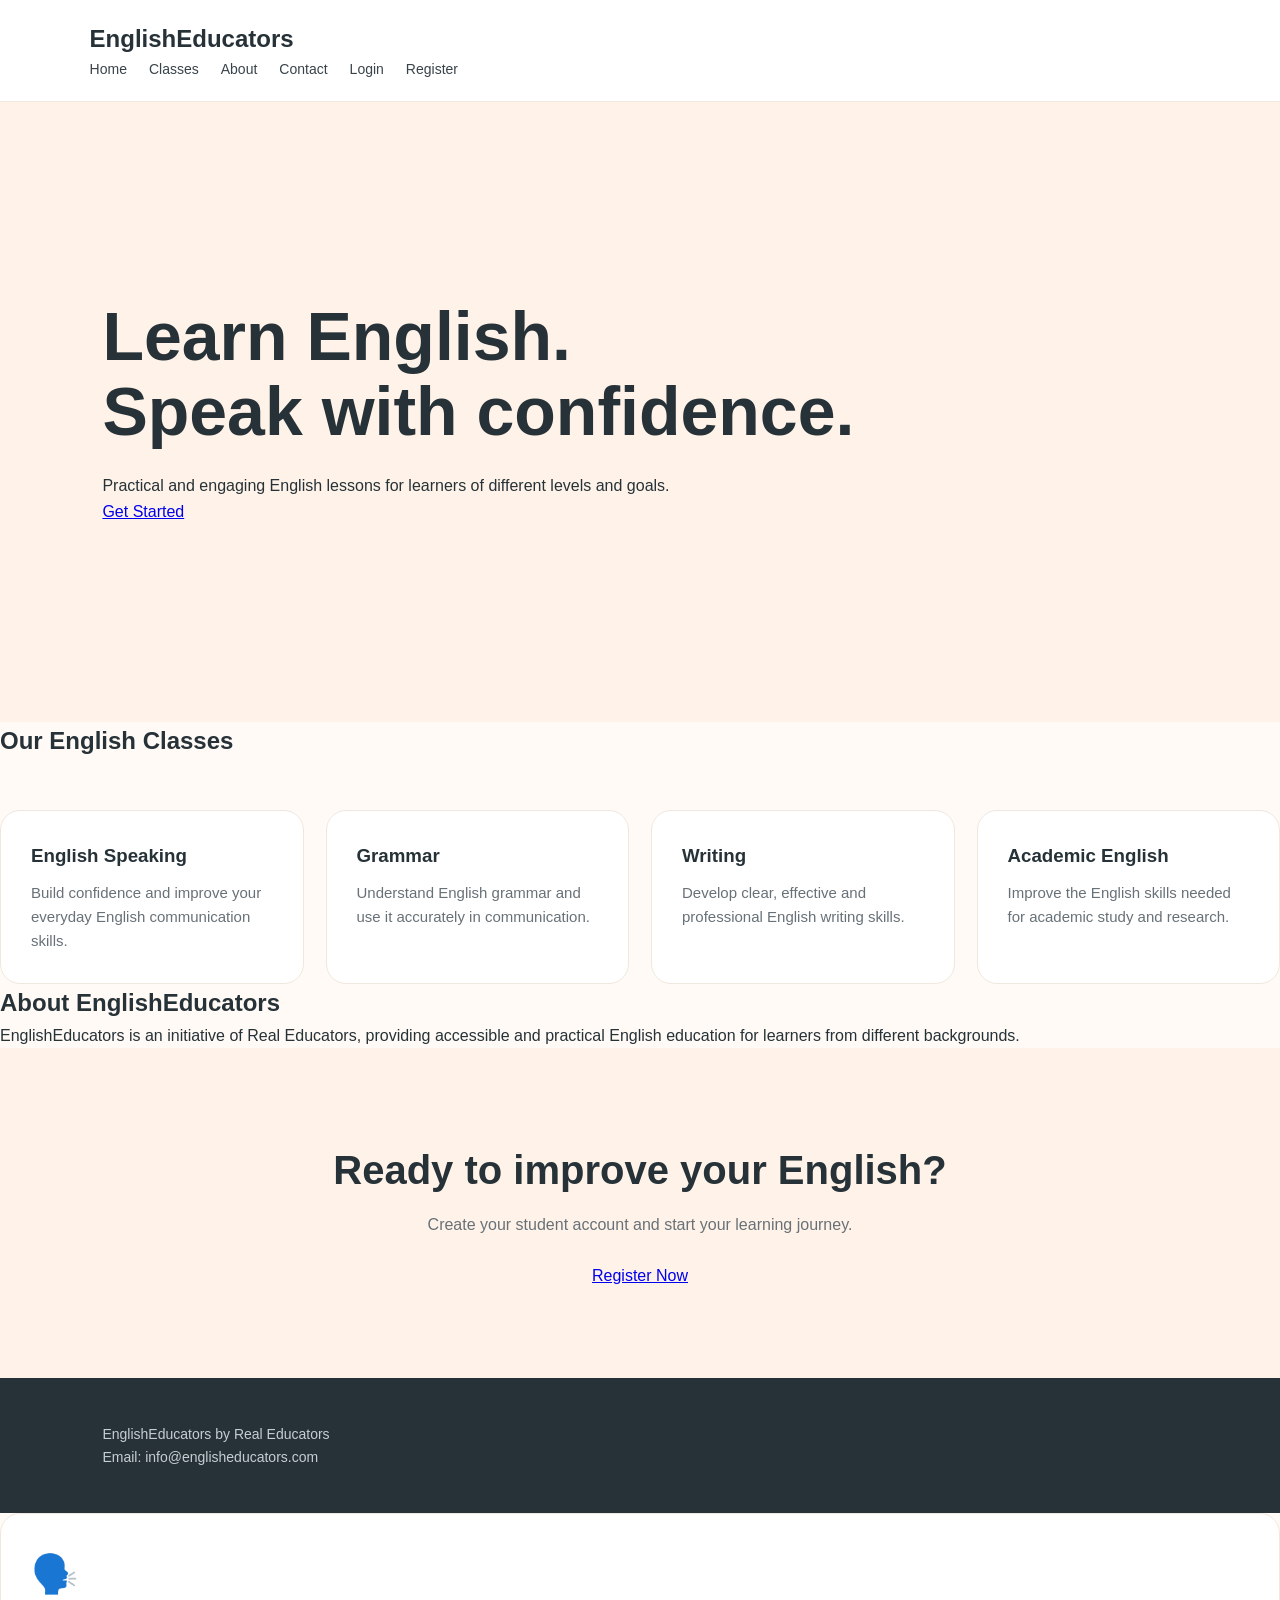
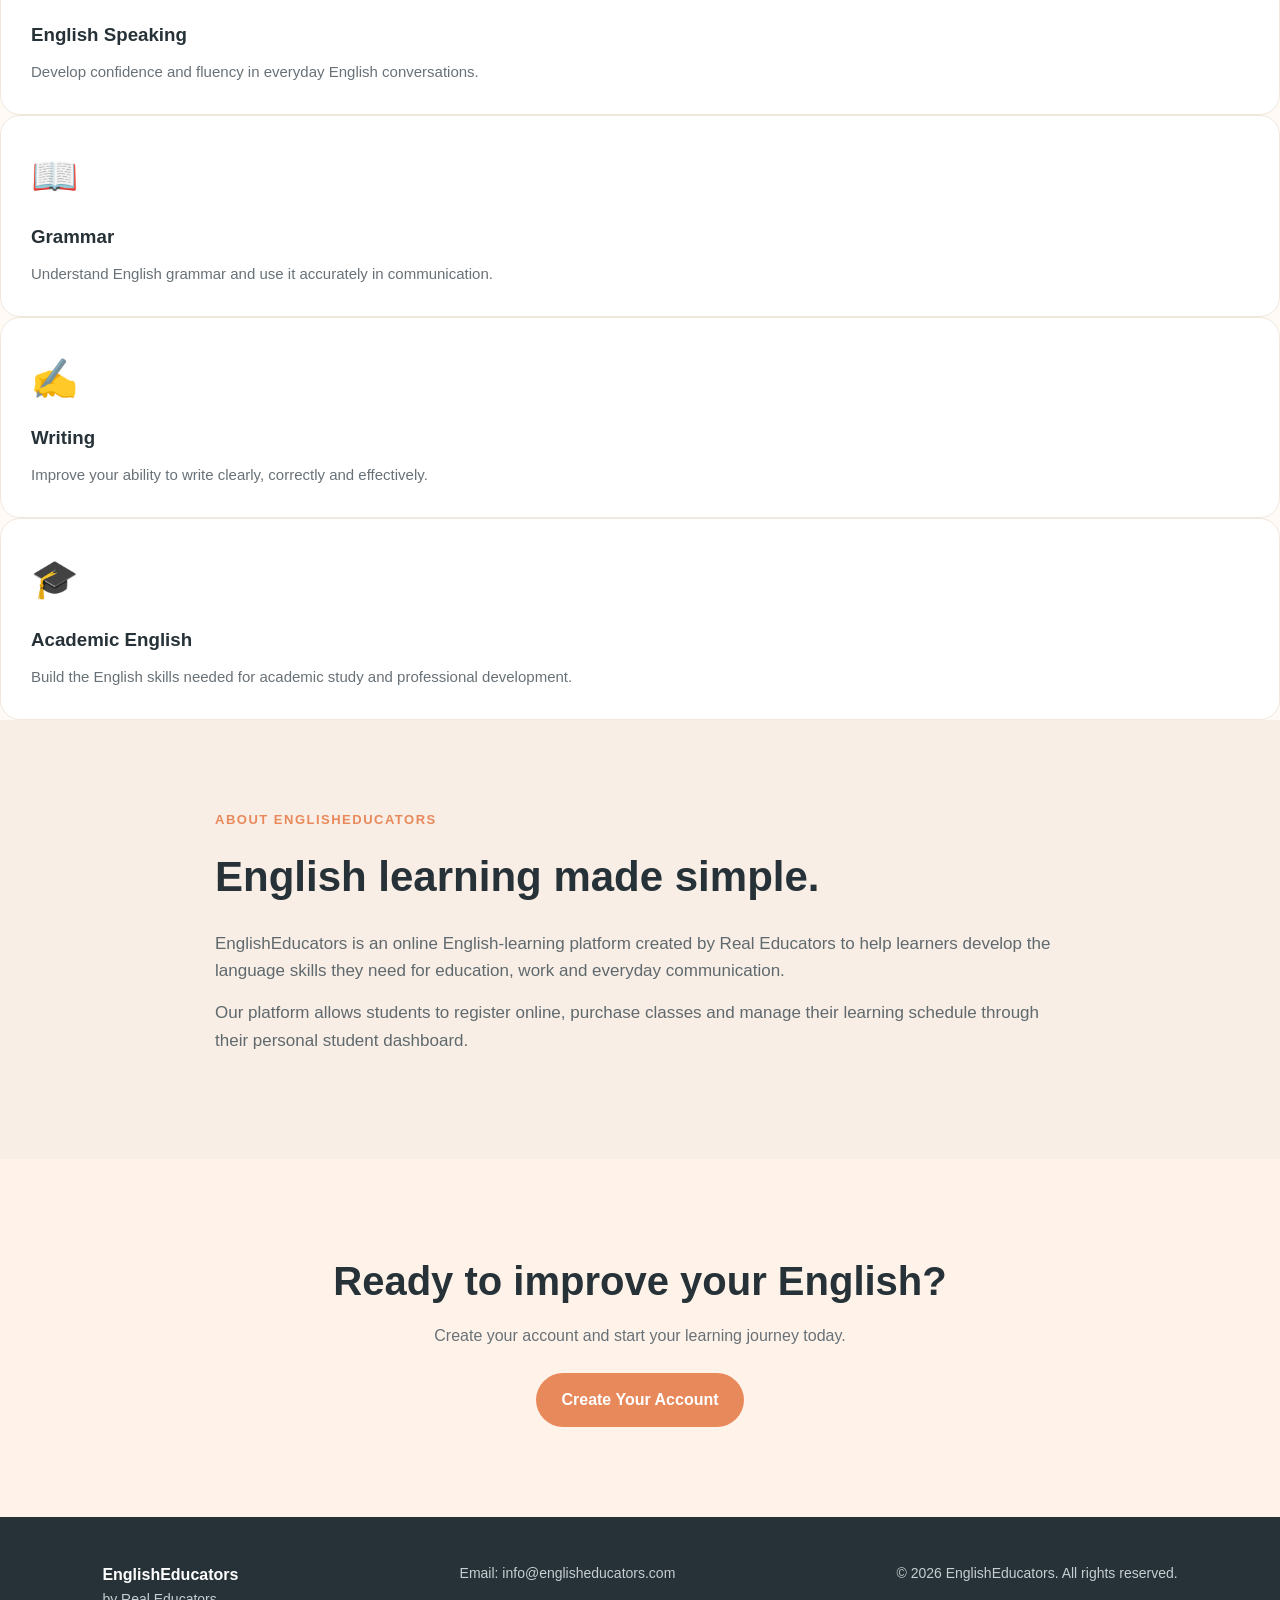
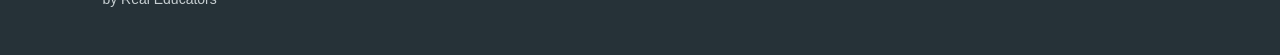
<file: Index.html>
<!DOCTYPE html>
<html lang="en">
<head>
    <meta charset="UTF-8">
    <meta name="viewport" content="width=device-width, initial-scale=1.0">
    <title>EnglishEducators | Real Educators</title>
    <link rel="stylesheet" href="style.css">
</head>

<body>

<header class="navbar">
    <div class="container">
        <h2>EnglishEducators</h2>

        <nav>
            <a href="index.html">Home</a>
            <a href="#classes">Classes</a>
            <a href="#about">About</a>
            <a href="#contact">Contact</a>
            <a href="login.html">Login</a>
            <a href="register.html">Register</a>
        </nav>
    </div>
</header>

<section class="hero">
    <div class="container">
        <h1>Learn English.<br>Speak with confidence.</h1>

        <p>
            Practical and engaging English lessons for learners
            of different levels and goals.
        </p>

        <a href="register.html" class="button">
            Get Started
        </a>
    </div>
</section>

<section id="classes" class="classes">
    <div class="container">

        <h2>Our English Classes</h2>

        <div class="class-grid">

            <div class="class-card">
                <h3>English Speaking</h3>
                <p>
                    Build confidence and improve your everyday
                    English communication skills.
                </p>
            </div>

            <div class="class-card">
                <h3>Grammar</h3>
                <p>
                    Understand English grammar and use it
                    accurately in communication.
                </p>
            </div>

            <div class="class-card">
                <h3>Writing</h3>
                <p>
                    Develop clear, effective and professional
                    English writing skills.
                </p>
            </div>

            <div class="class-card">
                <h3>Academic English</h3>
                <p>
                    Improve the English skills needed for
                    academic study and research.
                </p>
            </div>

        </div>
    </div>
</section>

<section id="about" class="about">
    <div class="container">

        <h2>About EnglishEducators</h2>

        <p>
            EnglishEducators is an initiative of Real Educators,
            providing accessible and practical English education
            for learners from different backgrounds.
        </p>

    </div>
</section>

<section class="cta">
    <div class="container">

        <h2>Ready to improve your English?</h2>

        <p>
            Create your student account and start your learning journey.
        </p>

        <a href="register.html" class="button">
            Register Now
        </a>

    </div>
</section>

<footer id="contact">
    <div class="container">
        <p>EnglishEducators by Real Educators</p>
        <p>Email: info@englisheducators.com</p>
    </div>
</footer>

</body>
</html>
                <div class="class-card">
                    <div class="class-icon">🗣️</div>

                    <h3>English Speaking</h3>

                    <p>
                        Develop confidence and fluency in everyday English
                        conversations.
                    </p>
                </div>


                <div class="class-card">
                    <div class="class-icon">📖</div>

                    <h3>Grammar</h3>

                    <p>
                        Understand English grammar and use it accurately
                        in communication.
                    </p>
                </div>


                <div class="class-card">
                    <div class="class-icon">✍️</div>

                    <h3>Writing</h3>

                    <p>
                        Improve your ability to write clearly, correctly
                        and effectively.
                    </p>
                </div>


                <div class="class-card">
                    <div class="class-icon">🎓</div>

                    <h3>Academic English</h3>

                    <p>
                        Build the English skills needed for academic study
                        and professional development.
                    </p>
                </div>

            </div>

        </section>


        <!-- ABOUT -->

        <section class="about-section" id="about">

            <div class="about-content">

                <p class="section-label">ABOUT ENGLISHEDUCATORS</p>

                <h2>English learning made simple.</h2>

                <p>
                    EnglishEducators is an online English-learning platform
                    created by Real Educators to help learners develop the
                    language skills they need for education, work and everyday
                    communication.
                </p>

                <p>
                    Our platform allows students to register online,
                    purchase classes and manage their learning schedule
                    through their personal student dashboard.
                </p>

            </div>

        </section>


        <!-- CALL TO ACTION -->

        <section class="cta">

            <h2>Ready to improve your English?</h2>

            <p>
                Create your account and start your learning journey today.
            </p>

            <a href="register.html" class="primary-button">
                Create Your Account
            </a>

        </section>

    </main>


    <footer id="contact">

        <div>
            <strong>EnglishEducators</strong>
            <p>by Real Educators</p>
        </div>

        <div>
            <p>Email: info@englisheducators.com</p>
        </div>

        <div>
            <p>© 2026 EnglishEducators. All rights reserved.</p>
        </div>

    </footer>

</body>
</html>
</file>
<file: style.css>
* {
    margin: 0;
    padding: 0;
    box-sizing: border-box;
}

html {
    scroll-behavior: smooth;
}

body {
    font-family: Arial, Helvetica, sans-serif;
    background: #fffaf5;
    color: #263238;
    line-height: 1.6;
}

/* NAVIGATION */

.navbar {
    display: flex;
    justify-content: space-between;
    align-items: center;
    padding: 20px 7%;
    background: white;
    border-bottom: 1px solid #f0e8df;
}

.logo {
    font-size: 24px;
    font-weight: 700;
    color: #263238;
}

.logo span {
    color: #e8895b;
}

.logo small {
    display: block;
    font-size: 11px;
    font-weight: 400;
    color: #777;
    margin-top: -4px;
}

nav {
    display: flex;
    align-items: center;
    gap: 22px;
}

nav a {
    text-decoration: none;
    color: #39434a;
    font-size: 14px;
}

nav a:hover {
    color: #e8895b;
}

.login-link {
    font-weight: 600;
}

.register-button {
    background: #e8895b;
    color: white !important;
    padding: 10px 18px;
    border-radius: 25px;
}


/* HERO */

.hero {
    min-height: 620px;
    display: flex;
    align-items: center;
    justify-content: space-between;
    gap: 60px;
    padding: 80px 8%;
    background: #fff3e9;
}

.hero-text {
    max-width: 600px;
}

.welcome {
    color: #e8895b;
    font-size: 13px;
    font-weight: bold;
    letter-spacing: 1.5px;
    margin-bottom: 18px;
}

.hero h1 {
    font-size: clamp(40px, 6vw, 68px);
    line-height: 1.1;
    margin-bottom: 25px;
    color: #263238;
}

.hero h1 span {
    display: block;
    color: #e8895b;
}

.hero-text > p:not(.welcome) {
    font-size: 18px;
    color: #5e686d;
    max-width: 560px;
    margin-bottom: 32px;
}

.hero-buttons {
    display: flex;
    gap: 15px;
    flex-wrap: wrap;
}

.primary-button,
.secondary-button {
    display: inline-block;
    padding: 14px 25px;
    border-radius: 30px;
    text-decoration: none;
    font-weight: bold;
}

.primary-button {
    background: #e8895b;
    color: white;
}

.secondary-button {
    border: 1px solid #e8895b;
    color: #d57243;
    background: white;
}


/* HERO CARD */

.hero-card {
    background: white;
    padding: 35px;
    border-radius: 25px;
    width: 360px;
    box-shadow: 0 15px 40px rgba(70, 50, 30, 0.08);
}

.card-icon {
    font-size: 42px;
    margin-bottom: 15px;
}

.hero-card h3 {
    font-size: 24px;
    margin-bottom: 10px;
}

.hero-card p {
    color: #687177;
    margin-bottom: 20px;
}

.mini-stat {
    display: flex;
    gap: 12px;
    align-items: center;
    padding: 10px 0;
    border-top: 1px solid #eee;
}

.mini-stat strong {
    color: #e8895b;
}


/* GENERAL SECTIONS */

.section {
    padding: 90px 8%;
}

.section-heading {
    text-align: center;
    max-width: 700px;
    margin: auto;
}

.section-heading > p,
.section-label {
    color: #e8895b;
    font-size: 13px;
    font-weight: bold;
    letter-spacing: 1.5px;
}

.section-heading h2 {
    font-size: 40px;
    margin: 10px 0;
}

.section-heading span {
    color: #687177;
}


/* CLASSES */

.class-grid {
    display: grid;
    grid-template-columns: repeat(4, 1fr);
    gap: 22px;
    margin-top: 50px;
}

.class-card {
    background: white;
    padding: 30px;
    border-radius: 20px;
    border: 1px solid #f0e8df;
    transition: transform 0.2s ease;
}

.class-card:hover {
    transform: translateY(-5px);
}

.class-icon {
    font-size: 38px;
    margin-bottom: 15px;
}

.class-card h3 {
    margin-bottom: 10px;
}

.class-card p {
    color: #687177;
    font-size: 15px;
}


/* ABOUT */

.about-section {
    padding: 90px 8%;
    background: #f8eee5;
}

.about-content {
    max-width: 850px;
    margin: auto;
}

.about-content h2 {
    font-size: 42px;
    margin: 12px 0 20px;
}

.about-content p:not(.section-label) {
    color: #5f696e;
    margin-bottom: 15px;
    font-size: 17px;
}


/* CTA */

.cta {
    text-align: center;
    padding: 90px 20px;
    background: #fff3e9;
}

.cta h2 {
    font-size: 40px;
    margin-bottom: 10px;
}

.cta p {
    color: #687177;
    margin-bottom: 25px;
}


/* FOOTER */

footer {
    background: #263238;
    color: white;
    padding: 45px 8%;
    display: flex;
    justify-content: space-between;
    gap: 30px;
    flex-wrap: wrap;
}

footer p {
    color: #c6ced1;
    font-size: 14px;
}


/* MOBILE */

@media (max-width: 850px) {

    .navbar {
        flex-direction: column;
        gap: 18px;
    }

    nav {
        flex-wrap: wrap;
        justify-content: center;
        gap: 12px;
    }

    .hero {
        flex-direction: column;
        text-align: center;
        padding: 60px 6%;
    }

    .hero-buttons {
        justify-content: center;
    }

    .hero-card {
        width: 100%;
        max-width: 400px;
    }

    .class-grid {
        grid-template-columns: 1fr 1fr;
    }

    .section-heading h2,
    .about-content h2,
    .cta h2 {
        font-size: 32px;
    }
}


@media (max-width: 550px) {

    .class-grid {
        grid-template-columns: 1fr;
    }

    .hero h1 {
        font-size: 42px;
    }

    footer {
        flex-direction: column;
    }
}
/* =========================
   AUTHENTICATION PAGES
========================= */

.auth-section {
    padding: 60px 20px;
    min-height: 70vh;
    display: flex;
    justify-content: center;
    align-items: center;
}

.auth-container {
    width: 100%;
    max-width: 500px;
}

.auth-card {
    background: white;
    padding: 35px;
    border-radius: 18px;
    box-shadow: 0 8px 30px rgba(0,0,0,0.08);
}

.auth-card h1 {
    margin-bottom: 10px;
}

.auth-card p {
    color: #666;
    margin-bottom: 25px;
}

.auth-card label {
    display: block;
    margin-top: 15px;
    margin-bottom: 6px;
    font-weight: 600;
}

.auth-card input,
.auth-card select {
    width: 100%;
    padding: 13px;
    border: 1px solid #ddd;
    border-radius: 10px;
    font-size: 16px;
    box-sizing: border-box;
}

.auth-button {
    width: 100%;
    margin-top: 25px;
    padding: 14px;
    border: none;
    border-radius: 10px;
    background: #e8895b;
    color: white;
    font-size: 16px;
    font-weight: bold;
    cursor: pointer;
}

.auth-button:hover {
    opacity: 0.9;
}

.auth-footer {
    text-align: center;
    margin-top: 20px;
}


/* =========================
   STUDENT DASHBOARD
========================= */

.dashboard {
    padding: 50px 20px;
    max-width: 1100px;
    margin: auto;
}

.dashboard-header {
    margin-bottom: 30px;
}

.dashboard-header h1 {
    margin-bottom: 5px;
}

.dashboard-grid {
    display: grid;
    grid-template-columns: repeat(3, 1fr);
    gap: 20px;
    margin-bottom: 30px;
}

.dashboard-card {
    background: white;
    padding: 25px;
    border-radius: 16px;
    box-shadow: 0 5px 20px rgba(0,0,0,0.06);
}

.dashboard-card h3 {
    margin-bottom: 10px;
}

.dashboard-number {
    font-size: 32px;
    font-weight: bold;
    color: #e8895b;
}

.next-class {
    background: #fff4ed;
    padding: 25px;
    border-radius: 16px;
    margin-bottom: 30px;
}

.profile-card {
    background: white;
    padding: 25px;
    border-radius: 16px;
    margin-bottom: 30px;
    box-shadow: 0 5px 20px rgba(0,0,0,0.06);
}

.scheduled-class {
    background: white;
    padding: 20px;
    margin-bottom: 15px;
    border-radius: 12px;
    border-left: 5px solid #e8895b;
    box-shadow: 0 4px 15px rgba(0,0,0,0.05);
}

.logout-button {
    display: inline-block;
    padding: 10px 18px;
    border-radius: 8px;
    background: #333;
    color: white;
    text-decoration: none;
}


/* =========================
   MOBILE
========================= */

@media (max-width: 700px) {

    .dashboard-grid {
        grid-template-columns: 1fr;
    }

    .dashboard {
        padding: 30px 15px;
    }

    .auth-card {
        padding: 25px;
    }

}
/* EnglishEducators website */
</file>
